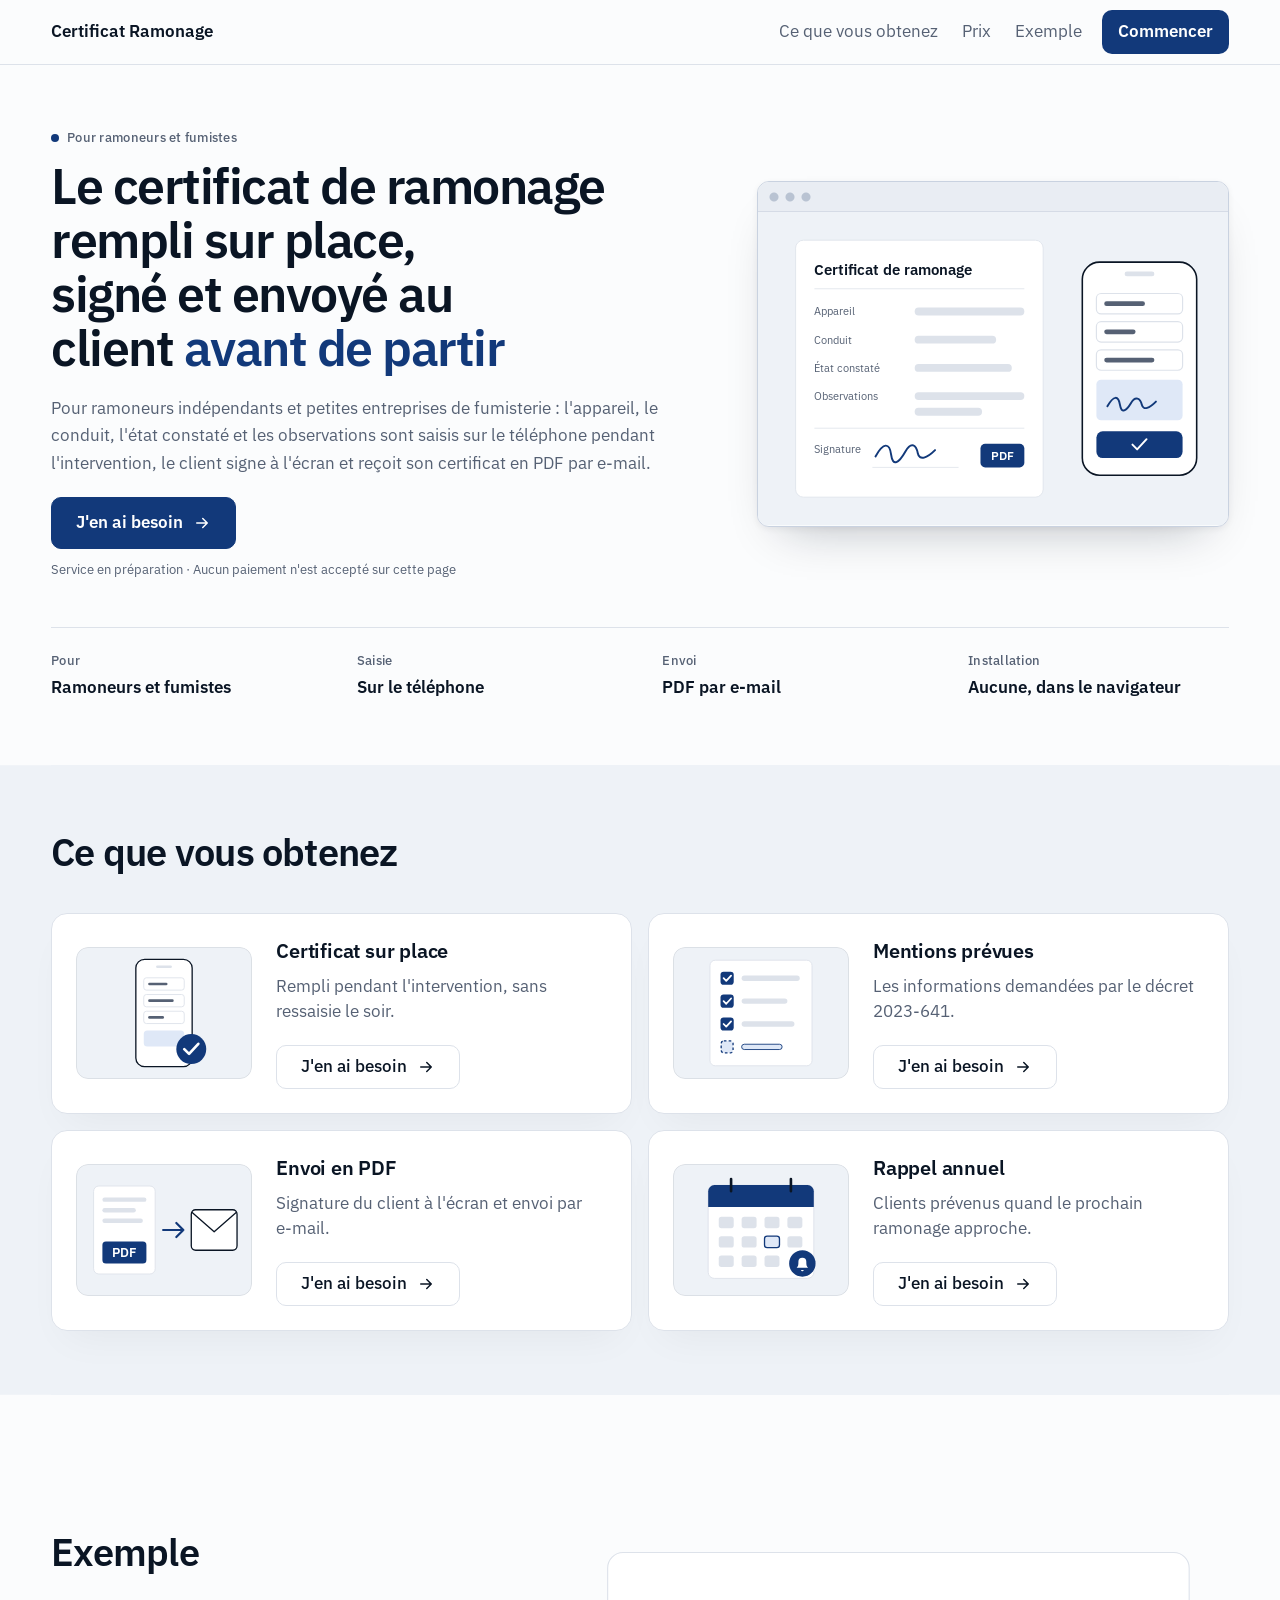
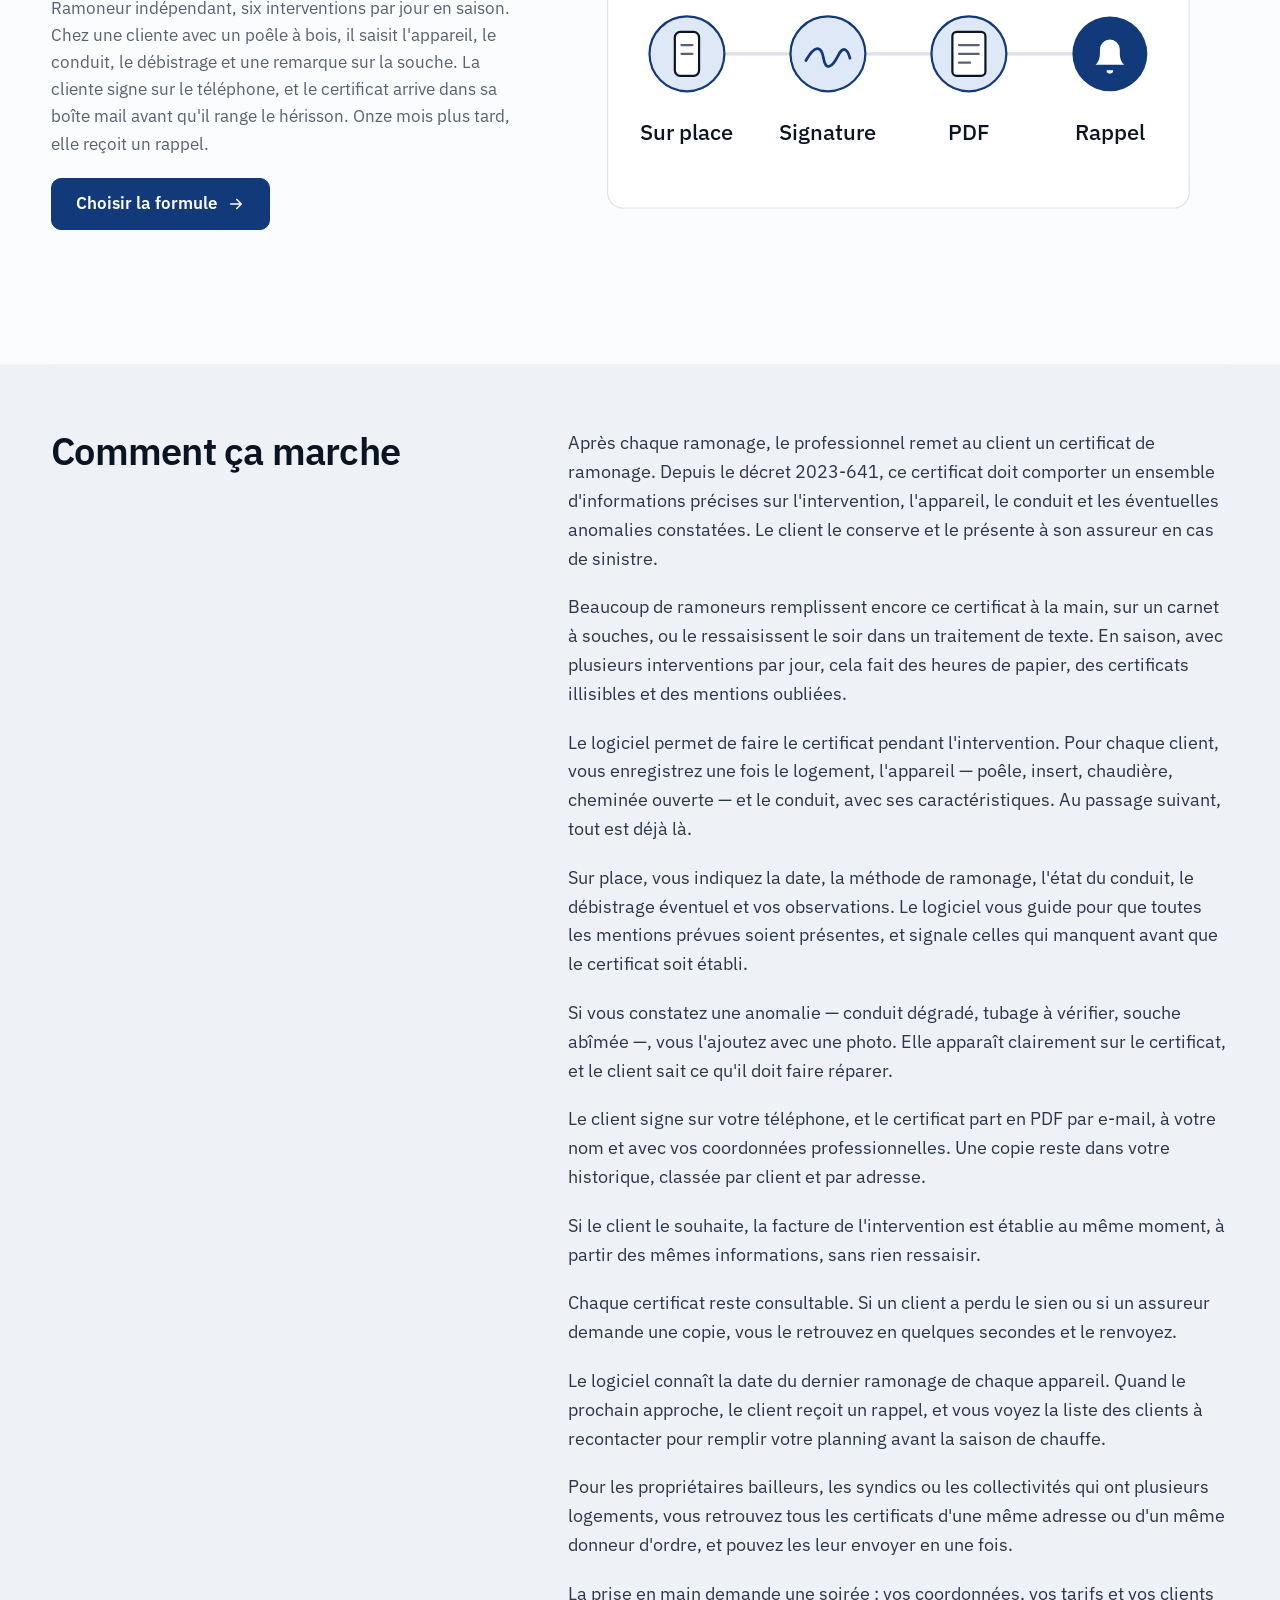
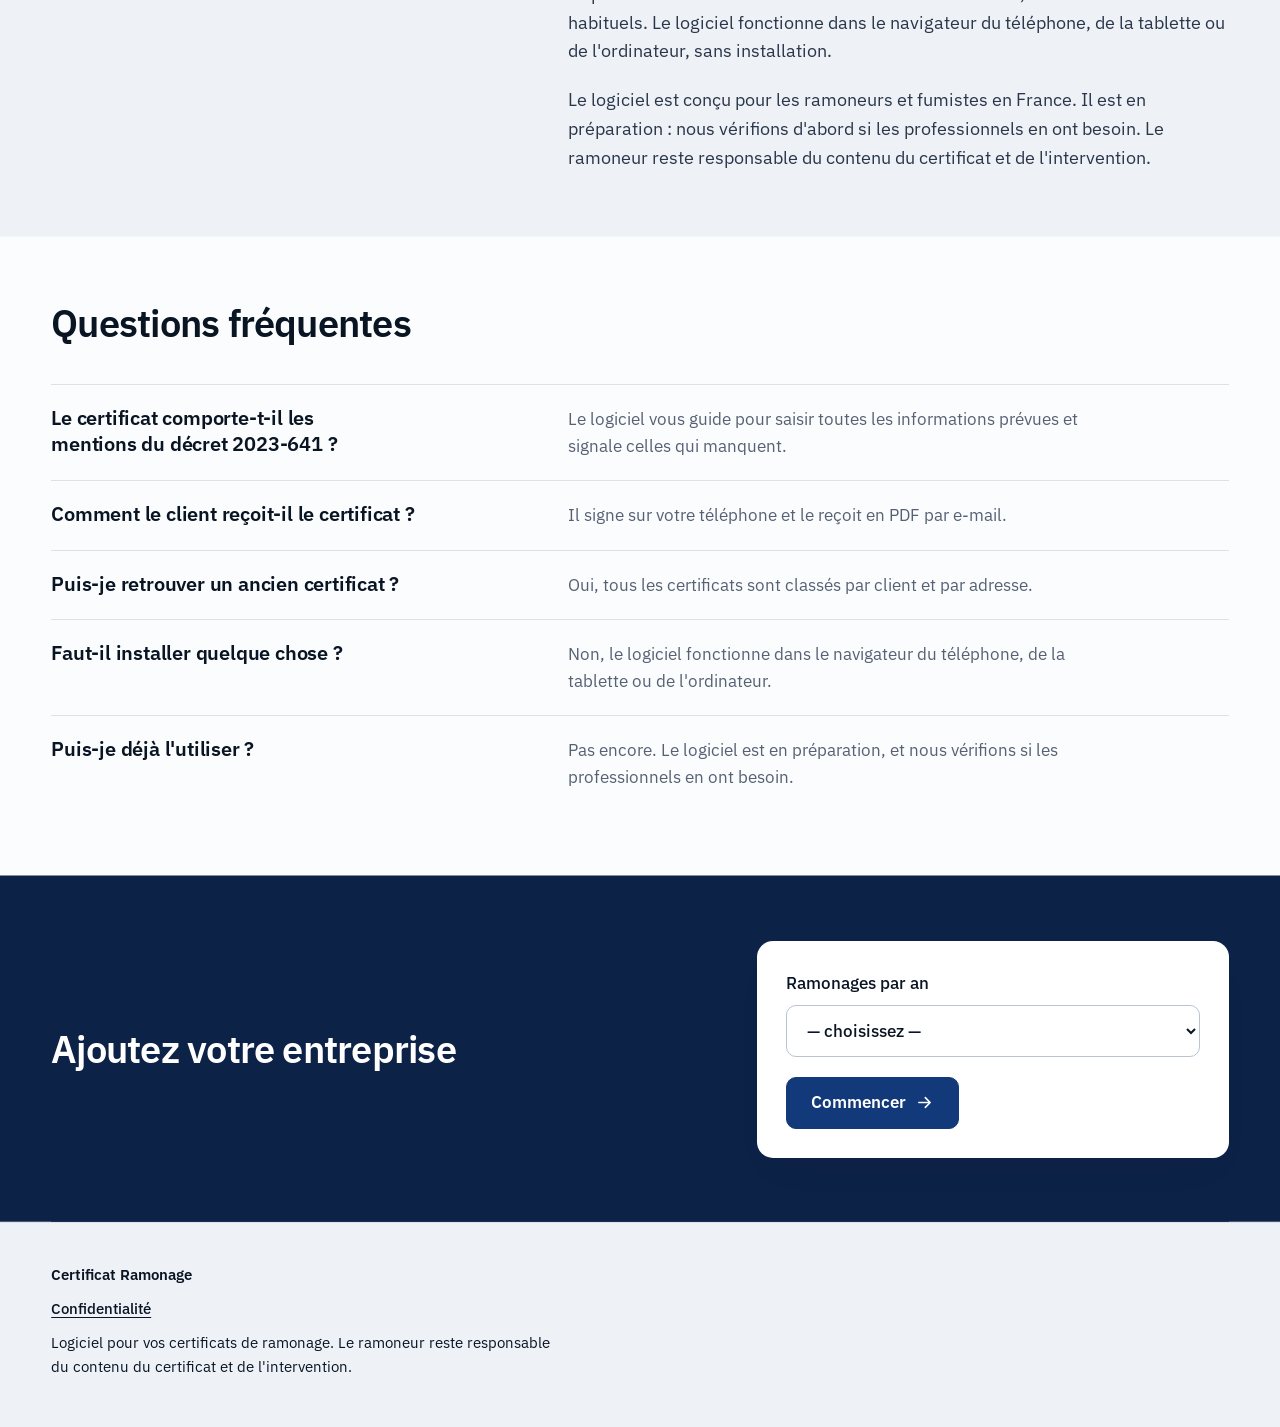
<file: index.html>
<!doctype html>
<html lang="fr-FR">
<head>
<meta charset="utf-8">
<!-- Google Tag Manager -->
<script>(function(w,d,s,l,i){w[l]=w[l]||[];w[l].push({'gtm.start':
new Date().getTime(),event:'gtm.js'});var f=d.getElementsByTagName(s)[0],
j=d.createElement(s),dl=l!='dataLayer'?'&l='+l:'';j.async=true;j.src=
'https://www.googletagmanager.com/gtm.js?id='+i+dl;f.parentNode.insertBefore(j,f);
})(window,document,'script','dataLayer','GTM-KV7PTPCV');</script>
<!-- End Google Tag Manager -->
<meta name="viewport" content="width=device-width,initial-scale=1">
<link rel="canonical" href="https://certiramonage.dokufile.com/">
<title>Certificat de ramonage sur place, envoyé en PDF au client</title>
<meta name="description" content="Pour ramoneurs : le certificat de ramonage rempli sur le téléphone, avec les mentions du décret 2023-641, signé et envoyé en PDF au client.">
<link rel="icon" href="favicon.svg">
<link rel="stylesheet" href="style.css">
<link rel="preconnect" href="https://fonts.googleapis.com">
<link rel="preconnect" href="https://fonts.gstatic.com" crossorigin>
<link rel="stylesheet" href="https://fonts.googleapis.com/css2?family=IBM+Plex+Sans:wght@400;500;600&display=swap">
<link rel="stylesheet" href="variant.css">
<script src="smoke.js" defer></script>
<!-- faq-jsonld:start -->
<script type="application/ld+json">
{
 "@context": "https://schema.org",
 "@type": "FAQPage",
 "mainEntity": [
  {
   "@type": "Question",
   "name": "Le certificat comporte-t-il les mentions du décret 2023-641 ?",
   "acceptedAnswer": {
    "@type": "Answer",
    "text": "Le logiciel vous guide pour saisir toutes les informations prévues et signale celles qui manquent."
   }
  },
  {
   "@type": "Question",
   "name": "Comment le client reçoit-il le certificat ?",
   "acceptedAnswer": {
    "@type": "Answer",
    "text": "Il signe sur votre téléphone et le reçoit en PDF par e-mail."
   }
  },
  {
   "@type": "Question",
   "name": "Puis-je retrouver un ancien certificat ?",
   "acceptedAnswer": {
    "@type": "Answer",
    "text": "Oui, tous les certificats sont classés par client et par adresse."
   }
  },
  {
   "@type": "Question",
   "name": "Faut-il installer quelque chose ?",
   "acceptedAnswer": {
    "@type": "Answer",
    "text": "Non, le logiciel fonctionne dans le navigateur du téléphone, de la tablette ou de l'ordinateur."
   }
  },
  {
   "@type": "Question",
   "name": "Puis-je déjà l'utiliser ?",
   "acceptedAnswer": {
    "@type": "Answer",
    "text": "Pas encore. Le logiciel est en préparation, et nous vérifions si les professionnels en ont besoin."
   }
  }
 ]
}
</script>
<!-- faq-jsonld:end -->
</head>
<body>
<!-- Google Tag Manager (noscript) -->
<noscript><iframe src="https://www.googletagmanager.com/ns.html?id=GTM-KV7PTPCV"
height="0" width="0" style="display:none;visibility:hidden"></iframe></noscript>
<!-- End Google Tag Manager (noscript) -->

<header><div class="shell">
  <a class="home" href="index.html" data-ev="click_logo_home">Certificat Ramonage</a>
  <nav aria-label="Navigation"><a href="#quoi" data-ev="click_nav_quoi">Ce que vous obtenez</a><a href="price.html" data-ev="click_nav_prix">Prix</a><a href="#exemple" data-ev="click_nav_exemple">Exemple</a><a href="#start" data-ev="click_nav_start">Commencer</a></nav>
</div></header>

<main class="shell">
  <section class="split">
    <div class="stack">
      <p class="meta rise"><span class="dot"></span> Pour ramoneurs et fumistes</p>
      <h1 class="rise" style="--i:1" data-len="long">Le certificat de ramonage rempli sur place, signé et envoyé au client <span class="soft">avant de partir</span></h1>
      <p class="rise" style="--i:2">Pour ramoneurs indépendants et petites entreprises de fumisterie : l'appareil, le conduit, l'état constaté et les observations sont saisis sur le téléphone pendant l'intervention, le client signe à l'écran et reçoit son certificat en PDF par e-mail.</p>
      <a class="button rise" style="--i:3" href="price.html" data-ev="cta_click">J'en ai besoin</a>
      <p class="meta rise" style="--i:4">Service en préparation · Aucun paiement n'est accepté sur cette page</p>
    </div>

    <figure class="window rise" style="--i:2"><svg class="shot" viewBox="0 0 600 400" xmlns="http://www.w3.org/2000/svg" aria-hidden="true" focusable="false" font-family="inherit">
      <rect width="600" height="400" fill="#eef2f7"/>
      <rect x="48" y="36" width="316" height="328" rx="10" fill="#fff" stroke="#dde2ea"/>
      <text x="72" y="80" font-size="19" font-weight="600" fill="#0a1524">Certificat de ramonage</text>
      <path d="M72 98h268" stroke="#dde2ea"/>
      <g font-size="14" fill="#566174">
        <text x="72" y="132">Appareil</text>
        <text x="72" y="168">Conduit</text>
        <text x="72" y="204">État constaté</text>
        <text x="72" y="240">Observations</text>
        <text x="72" y="308">Signature</text>
      </g>
      <g fill="#dde2ea">
        <rect x="200" y="122" width="140" height="10" rx="5"/>
        <rect x="200" y="158" width="104" height="10" rx="5"/>
        <rect x="200" y="194" width="124" height="10" rx="5"/>
        <rect x="200" y="230" width="140" height="10" rx="5"/>
        <rect x="200" y="250" width="86" height="10" rx="5"/>
      </g>
      <path d="M72 276h268" stroke="#dde2ea"/>
      <path d="M150 312c10-18 18-18 20-2s10 10 18-4 14-8 16 2 12 6 22-4" fill="none" stroke="#12397a" stroke-width="2.5" stroke-linecap="round"/>
      <path d="M146 326h110" stroke="#dde2ea"/>
      <rect x="284" y="296" width="56" height="30" rx="6" fill="#12397a"/>
      <text x="312" y="317" font-size="15" font-weight="600" fill="#fff" text-anchor="middle">PDF</text>
      <rect x="414" y="64" width="146" height="272" rx="22" fill="#fff" stroke="#0a1524" stroke-width="2"/>
      <rect x="468" y="76" width="38" height="6" rx="3" fill="#dde2ea"/>
      <g fill="none" stroke="#dde2ea" stroke-width="1.5">
        <rect x="432" y="104" width="110" height="26" rx="6"/>
        <rect x="432" y="140" width="110" height="26" rx="6"/>
        <rect x="432" y="176" width="110" height="26" rx="6"/>
      </g>
      <g fill="#566174">
        <rect x="442" y="114" width="52" height="6" rx="3"/>
        <rect x="442" y="150" width="40" height="6" rx="3"/>
        <rect x="442" y="186" width="64" height="6" rx="3"/>
      </g>
      <rect x="432" y="214" width="110" height="52" rx="6" fill="#dfe8f7"/>
      <path d="M446 248c8-14 14-14 16-2s8 8 14-2 12-6 14 2 10 4 18-4" fill="none" stroke="#12397a" stroke-width="2.5" stroke-linecap="round"/>
      <rect x="432" y="280" width="110" height="34" rx="8" fill="#12397a"/>
      <path d="M478 297l6 6 12-13" fill="none" stroke="#fff" stroke-width="2.5" stroke-linecap="round" stroke-linejoin="round"/>
    </svg></figure>
    <dl class="facts">
      <div><dt>Pour</dt><dd>Ramoneurs et fumistes</dd></div>
      <div><dt>Saisie</dt><dd>Sur le téléphone</dd></div>
      <div><dt>Envoi</dt><dd>PDF par e-mail</dd></div>
      <div><dt>Installation</dt><dd>Aucune, dans le navigateur</dd></div>
    </dl>
  </section>

  <section id="quoi" data-view="features_view">
    <div class="stack"><h2>Ce que vous obtenez</h2></div>
    <div class="bento">
      <article class="tile stack wide reveal">
        <div class="art"><svg viewBox="0 0 400 300" xmlns="http://www.w3.org/2000/svg" aria-hidden="true" focusable="false">
          <rect width="400" height="300" fill="#eef2f7"/>
          <rect x="136" y="28" width="128" height="244" rx="20" fill="#fff" stroke="#0a1524" stroke-width="3"/>
          <rect x="182" y="42" width="36" height="6" rx="3" fill="#dde2ea"/>
          <g fill="none" stroke="#dde2ea" stroke-width="2">
            <rect x="154" y="70" width="92" height="28" rx="6"/>
            <rect x="154" y="108" width="92" height="28" rx="6"/>
            <rect x="154" y="146" width="92" height="28" rx="6"/>
          </g>
          <g fill="#566174">
            <rect x="164" y="81" width="44" height="6" rx="3"/>
            <rect x="164" y="119" width="58" height="6" rx="3"/>
            <rect x="164" y="157" width="36" height="6" rx="3"/>
          </g>
          <rect x="154" y="190" width="92" height="36" rx="8" fill="#dfe8f7"/>
          <circle cx="262" cy="232" r="34" fill="#12397a"/>
          <path d="M246 232l11 11 21-23" fill="none" stroke="#fff" stroke-width="6" stroke-linecap="round" stroke-linejoin="round"/>
        </svg></div>
        <h3>Certificat sur place</h3><p>Rempli pendant l'intervention, sans ressaisie le soir.</p>
        <a class="button quiet" href="price.html" data-ev="feature_certificat">J'en ai besoin</a>
      </article>
      <article class="tile stack reveal">
        <div class="art"><svg viewBox="0 0 400 300" xmlns="http://www.w3.org/2000/svg" aria-hidden="true" focusable="false">
          <rect width="400" height="300" fill="#eef2f7"/>
          <rect x="84" y="30" width="232" height="240" rx="12" fill="#fff" stroke="#dde2ea" stroke-width="2"/>
          <g fill="#12397a">
            <rect x="108" y="56" width="30" height="30" rx="7"/>
            <rect x="108" y="108" width="30" height="30" rx="7"/>
            <rect x="108" y="160" width="30" height="30" rx="7"/>
          </g>
          <g fill="none" stroke="#fff" stroke-width="4" stroke-linecap="round" stroke-linejoin="round">
            <path d="M115 71l6 6 11-12"/>
            <path d="M115 123l6 6 11-12"/>
            <path d="M115 175l6 6 11-12"/>
          </g>
          <rect x="109.500" y="213.500" width="27" height="27" rx="6" fill="#dfe8f7" stroke="#12397a" stroke-width="3" stroke-dasharray="6 5"/>
          <g fill="#dde2ea">
            <rect x="156" y="65" width="132" height="12" rx="6"/>
            <rect x="156" y="117" width="104" height="12" rx="6"/>
            <rect x="156" y="169" width="120" height="12" rx="6"/>
          </g>
          <rect x="156" y="221" width="92" height="12" rx="6" fill="#dfe8f7" stroke="#12397a" stroke-width="2"/>
        </svg></div>
        <h3>Mentions prévues</h3><p>Les informations demandées par le décret 2023-641.</p>
        <a class="button quiet" href="price.html" data-ev="feature_mentions">J'en ai besoin</a>
      </article>
      <article class="tile stack reveal">
        <div class="art"><svg viewBox="0 0 400 300" xmlns="http://www.w3.org/2000/svg" aria-hidden="true" focusable="false" font-family="inherit">
          <rect width="400" height="300" fill="#eef2f7"/>
          <rect x="40" y="50" width="140" height="200" rx="12" fill="#fff" stroke="#dde2ea" stroke-width="2"/>
          <g fill="#dde2ea">
            <rect x="60" y="76" width="100" height="10" rx="5"/>
            <rect x="60" y="100" width="76" height="10" rx="5"/>
            <rect x="60" y="124" width="92" height="10" rx="5"/>
          </g>
          <rect x="60" y="176" width="100" height="50" rx="8" fill="#12397a"/>
          <text x="110" y="212" font-size="30" font-weight="600" fill="#fff" text-anchor="middle">PDF</text>
          <path d="M198 150h46m-16-16 16 16-16 16" fill="none" stroke="#12397a" stroke-width="5" stroke-linecap="round" stroke-linejoin="round"/>
          <rect x="262" y="104" width="104" height="92" rx="10" fill="#fff" stroke="#0a1524" stroke-width="3"/>
          <path d="M264 110l50 44 50-44" fill="none" stroke="#0a1524" stroke-width="3" stroke-linecap="round" stroke-linejoin="round"/>
        </svg></div>
        <h3>Envoi en PDF</h3><p>Signature du client à l'écran et envoi par e-mail.</p>
        <a class="button quiet" href="price.html" data-ev="feature_envoi">J'en ai besoin</a>
      </article>
      <article class="tile stack wide reveal">
        <div class="art"><svg viewBox="0 0 400 300" xmlns="http://www.w3.org/2000/svg" aria-hidden="true" focusable="false">
          <rect width="400" height="300" fill="#eef2f7"/>
          <rect x="80" y="48" width="240" height="212" rx="14" fill="#fff" stroke="#dde2ea" stroke-width="2"/>
          <path d="M80 62a14 14 0 0 1 14-14h212a14 14 0 0 1 14 14v36H80z" fill="#12397a"/>
          <path d="M132 34v28m136-28v28" stroke="#0a1524" stroke-width="6" stroke-linecap="round"/>
          <g fill="#dde2ea">
            <rect x="104" y="120" width="34" height="26" rx="6"/><rect x="156" y="120" width="34" height="26" rx="6"/><rect x="208" y="120" width="34" height="26" rx="6"/><rect x="260" y="120" width="34" height="26" rx="6"/>
            <rect x="104" y="164" width="34" height="26" rx="6"/><rect x="156" y="164" width="34" height="26" rx="6"/><rect x="260" y="164" width="34" height="26" rx="6"/>
            <rect x="104" y="208" width="34" height="26" rx="6"/><rect x="156" y="208" width="34" height="26" rx="6"/><rect x="208" y="208" width="34" height="26" rx="6"/>
          </g>
          <rect x="208" y="164" width="34" height="26" rx="6" fill="#dfe8f7" stroke="#12397a" stroke-width="3"/>
          <circle cx="294" cy="226" r="30" fill="#12397a"/>
          <path d="M281 236h26c-4-4-4-8-4-14a9 9 0 0 0-18 0c0 6 0 10-4 14zm10 5a3 3 0 0 0 6 0" fill="#fff"/>
        </svg></div>
        <h3>Rappel annuel</h3><p>Clients prévenus quand le prochain ramonage approche.</p>
        <a class="button quiet" href="price.html" data-ev="feature_rappel">J'en ai besoin</a>
      </article>
    </div>
  </section>

  <section id="exemple" class="split flip" data-view="example_view">
    <div class="stack">
      <h2>Exemple</h2>
      <p>Ramoneur indépendant, six interventions par jour en saison. Chez une cliente avec un poêle à bois, il saisit l'appareil, le conduit, le débistrage et une remarque sur la souche. La cliente signe sur le téléphone, et le certificat arrive dans sa boîte mail avant qu'il range le hérisson. Onze mois plus tard, elle reçoit un rappel.</p>
      <a class="button" href="price.html" data-ev="click_cta_after_example">Choisir la formule</a>
    </div>
    <svg class="shot reveal" viewBox="0 0 600 400" xmlns="http://www.w3.org/2000/svg" aria-hidden="true" focusable="false" font-family="inherit">
      <rect width="600" height="400" fill="#eef2f7"/>
      <rect x="36" y="84" width="528" height="232" rx="14" fill="#fff" stroke="#dde2ea"/>
      <path d="M108 176h384" stroke="#dde2ea" stroke-width="3"/>
      <g fill="#dfe8f7" stroke="#12397a" stroke-width="2">
        <circle cx="108" cy="176" r="34"/>
        <circle cx="236" cy="176" r="34"/>
        <circle cx="364" cy="176" r="34"/>
      </g>
      <circle cx="492" cy="176" r="34" fill="#12397a"/>
      <rect x="97" y="156" width="22" height="40" rx="5" fill="#fff" stroke="#0a1524" stroke-width="2"/>
      <path d="M103 168h10m-10 8h10" stroke="#566174" stroke-width="2" stroke-linecap="round"/>
      <path d="M216 182c8-14 14-14 16-2s8 8 13-2 9-6 11 2" fill="none" stroke="#12397a" stroke-width="2.5" stroke-linecap="round"/>
      <rect x="349" y="156" width="30" height="40" rx="4" fill="#fff" stroke="#0a1524" stroke-width="2"/>
      <path d="M355 168h18m-18 8h18m-18 8h10" stroke="#566174" stroke-width="2" stroke-linecap="round"/>
      <path d="M479 186h26c-4-4-4-8-4-14a9 9 0 0 0-18 0c0 6 0 10-4 14zm10 5a3 3 0 0 0 6 0" fill="#fff"/>
      <g font-size="20" font-weight="500" fill="#0a1524" text-anchor="middle">
        <text x="108" y="254">Sur place</text>
        <text x="236" y="254">Signature</text>
        <text x="364" y="254">PDF</text>
        <text x="492" y="254">Rappel</text>
      </g>
    </svg>
  </section>
<!-- seo-tekst:start -->
  <section id="opis" class="split flip">
    <div class="stack"><h2>Comment ça marche</h2></div>
    <div class="stack">
      <p>Après chaque ramonage, le professionnel remet au client un certificat de ramonage. Depuis le décret 2023-641, ce certificat doit comporter un ensemble d'informations précises sur l'intervention, l'appareil, le conduit et les éventuelles anomalies constatées. Le client le conserve et le présente à son assureur en cas de sinistre.</p>
      <p>Beaucoup de ramoneurs remplissent encore ce certificat à la main, sur un carnet à souches, ou le ressaisissent le soir dans un traitement de texte. En saison, avec plusieurs interventions par jour, cela fait des heures de papier, des certificats illisibles et des mentions oubliées.</p>
      <p>Le logiciel permet de faire le certificat pendant l'intervention. Pour chaque client, vous enregistrez une fois le logement, l'appareil — poêle, insert, chaudière, cheminée ouverte — et le conduit, avec ses caractéristiques. Au passage suivant, tout est déjà là.</p>
      <p>Sur place, vous indiquez la date, la méthode de ramonage, l'état du conduit, le débistrage éventuel et vos observations. Le logiciel vous guide pour que toutes les mentions prévues soient présentes, et signale celles qui manquent avant que le certificat soit établi.</p>
      <p>Si vous constatez une anomalie — conduit dégradé, tubage à vérifier, souche abîmée —, vous l'ajoutez avec une photo. Elle apparaît clairement sur le certificat, et le client sait ce qu'il doit faire réparer.</p>
      <p>Le client signe sur votre téléphone, et le certificat part en PDF par e-mail, à votre nom et avec vos coordonnées professionnelles. Une copie reste dans votre historique, classée par client et par adresse.</p>
      <p>Si le client le souhaite, la facture de l'intervention est établie au même moment, à partir des mêmes informations, sans rien ressaisir.</p>
      <p>Chaque certificat reste consultable. Si un client a perdu le sien ou si un assureur demande une copie, vous le retrouvez en quelques secondes et le renvoyez.</p>
      <p>Le logiciel connaît la date du dernier ramonage de chaque appareil. Quand le prochain approche, le client reçoit un rappel, et vous voyez la liste des clients à recontacter pour remplir votre planning avant la saison de chauffe.</p>
      <p>Pour les propriétaires bailleurs, les syndics ou les collectivités qui ont plusieurs logements, vous retrouvez tous les certificats d'une même adresse ou d'un même donneur d'ordre, et pouvez les leur envoyer en une fois.</p>
      <p>La prise en main demande une soirée : vos coordonnées, vos tarifs et vos clients habituels. Le logiciel fonctionne dans le navigateur du téléphone, de la tablette ou de l'ordinateur, sans installation.</p>
      <p>Le logiciel est conçu pour les ramoneurs et fumistes en France. Il est en préparation : nous vérifions d'abord si les professionnels en ont besoin. Le ramoneur reste responsable du contenu du certificat et de l'intervention.</p>
    </div>
  </section>
  <section id="faq">
    <div class="stack"><h2>Questions fréquentes</h2></div>
    <div class="rows">
      <div class="split flip"><h3>Le certificat comporte-t-il les mentions du décret 2023-641 ?</h3><p>Le logiciel vous guide pour saisir toutes les informations prévues et signale celles qui manquent.</p></div>
      <div class="split flip"><h3>Comment le client reçoit-il le certificat ?</h3><p>Il signe sur votre téléphone et le reçoit en PDF par e-mail.</p></div>
      <div class="split flip"><h3>Puis-je retrouver un ancien certificat ?</h3><p>Oui, tous les certificats sont classés par client et par adresse.</p></div>
      <div class="split flip"><h3>Faut-il installer quelque chose ?</h3><p>Non, le logiciel fonctionne dans le navigateur du téléphone, de la tablette ou de l'ordinateur.</p></div>
      <div class="split flip"><h3>Puis-je déjà l'utiliser ?</h3><p>Pas encore. Le logiciel est en préparation, et nous vérifions si les professionnels en ont besoin.</p></div>
    </div>
  </section>
<!-- seo-tekst:end -->
  <section id="start" class="split" data-view="start_view">
    <div class="stack">
      <h2>Ajoutez votre entreprise</h2>
    </div>
    <div class="tile stack">
      <label>Ramonages par an<select data-ev-focus="form_start"><option value="">— choisissez —</option><option>Moins de 300</option><option>300–800</option><option>800–1500</option><option>Plus de 1500</option></select></label>
      <a class="button" href="price.html" data-ev="form_submit_click">Commencer</a>
    </div>
  </section>
</main>

<footer><div class="shell">
  <p><b>Certificat Ramonage</b></p>
  <p><a href="privacy.html" data-ev="click_legal_privacy">Confidentialité</a></p>
  <p>Logiciel pour vos certificats de ramonage. Le ramoneur reste responsable du contenu du certificat et de l'intervention.</p>
</div></footer>

</body>
</html>
</file>
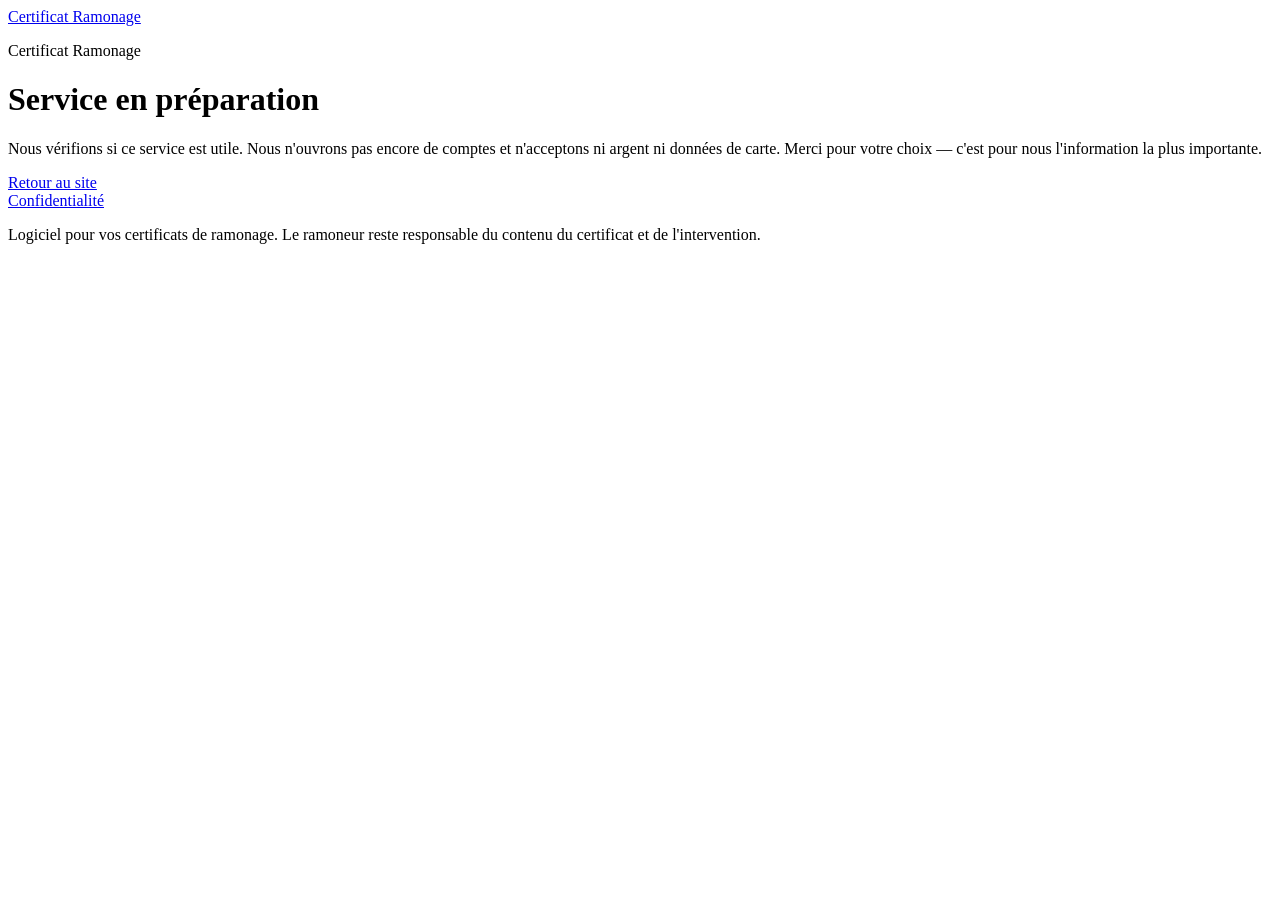
<file: pay.html>
<!doctype html>
<html lang="fr-FR">
<head>
<meta charset="utf-8">
<!-- Google Tag Manager -->
<script>(function(w,d,s,l,i){w[l]=w[l]||[];w[l].push({'gtm.start':
new Date().getTime(),event:'gtm.js'});var f=d.getElementsByTagName(s)[0],
j=d.createElement(s),dl=l!='dataLayer'?'&l='+l:'';j.async=true;j.src=
'https://www.googletagmanager.com/gtm.js?id='+i+dl;f.parentNode.insertBefore(j,f);
})(window,document,'script','dataLayer','GTM-KV7PTPCV');</script>
<!-- End Google Tag Manager -->
<meta name="viewport" content="width=device-width,initial-scale=1">
<link rel="canonical" href="https://certiramonage.dokufile.com/pay.html">
<title>Certificat Ramonage — paiement pas encore possible</title>
<meta name="robots" content="noindex,nofollow">
<link rel="icon" href="favicon.svg">
<link rel="stylesheet" href="style.css">
<script src="smoke.js" defer></script>
</head>
<body data-page="pay">
<!-- Google Tag Manager (noscript) -->
<noscript><iframe src="https://www.googletagmanager.com/ns.html?id=GTM-KV7PTPCV"
height="0" width="0" style="display:none;visibility:hidden"></iframe></noscript>
<!-- End Google Tag Manager (noscript) -->
<header class="site"><div class="wrap bar">
  <a class="brand" href="index.html" data-ev="click_logo_home"><span class="mark"></span>Certificat Ramonage</a>
</div></header>
<main class="page"><div class="wrap narrow center">
  <p class="eyebrow">Certificat Ramonage</p>
  <h1>Service en préparation</h1>
  <p class="lead">Nous vérifions si ce service est utile. Nous n'ouvrons pas encore de comptes et n'acceptons ni argent ni données de carte. Merci pour votre choix — c'est pour nous l'information la plus importante.</p>
  <p class="note" data-show="plan" hidden>Votre choix d'offre a été compté de façon anonyme, sans vos données.</p>
  <p class="note" data-show="feature" hidden>Votre choix de fonction a été compté de façon anonyme, sans vos données.</p>
  <p class="note" data-show="intent" hidden>Votre demande a été comptée de façon anonyme, sans vos données ni documents.</p>
  <div class="actions"><a class="btn primary" href="index.html" data-ev="click_back">Retour au site</a></div>
  <p class="note" data-show="sent" hidden>Merci — nous vous écrirons une seule fois, au lancement du service.</p>
  <div id="email-box" class="card" style="margin:44px auto 0;max-width:560px;text-align:left"><h2>Avis de lancement</h2><p>Si vous le souhaitez, laissez votre adresse e-mail — nous enverrons un seul message au lancement du service. Le champ est facultatif.</p><div data-form-slot></div><p class="note" style="margin:6px 0 0"><a href="privacy.html" data-ev="click_legal_privacy">Confidentialité</a></p></div>
</div></main>
<footer class="site-foot"><div class="wrap">
  <p style="margin:0"><a href="privacy.html" data-ev="click_legal_privacy">Confidentialité</a></p>
  <p class="muted">Logiciel pour vos certificats de ramonage. Le ramoneur reste responsable du contenu du certificat et de l'intervention.</p>
</div></footer>
</body>
</html>
</file>
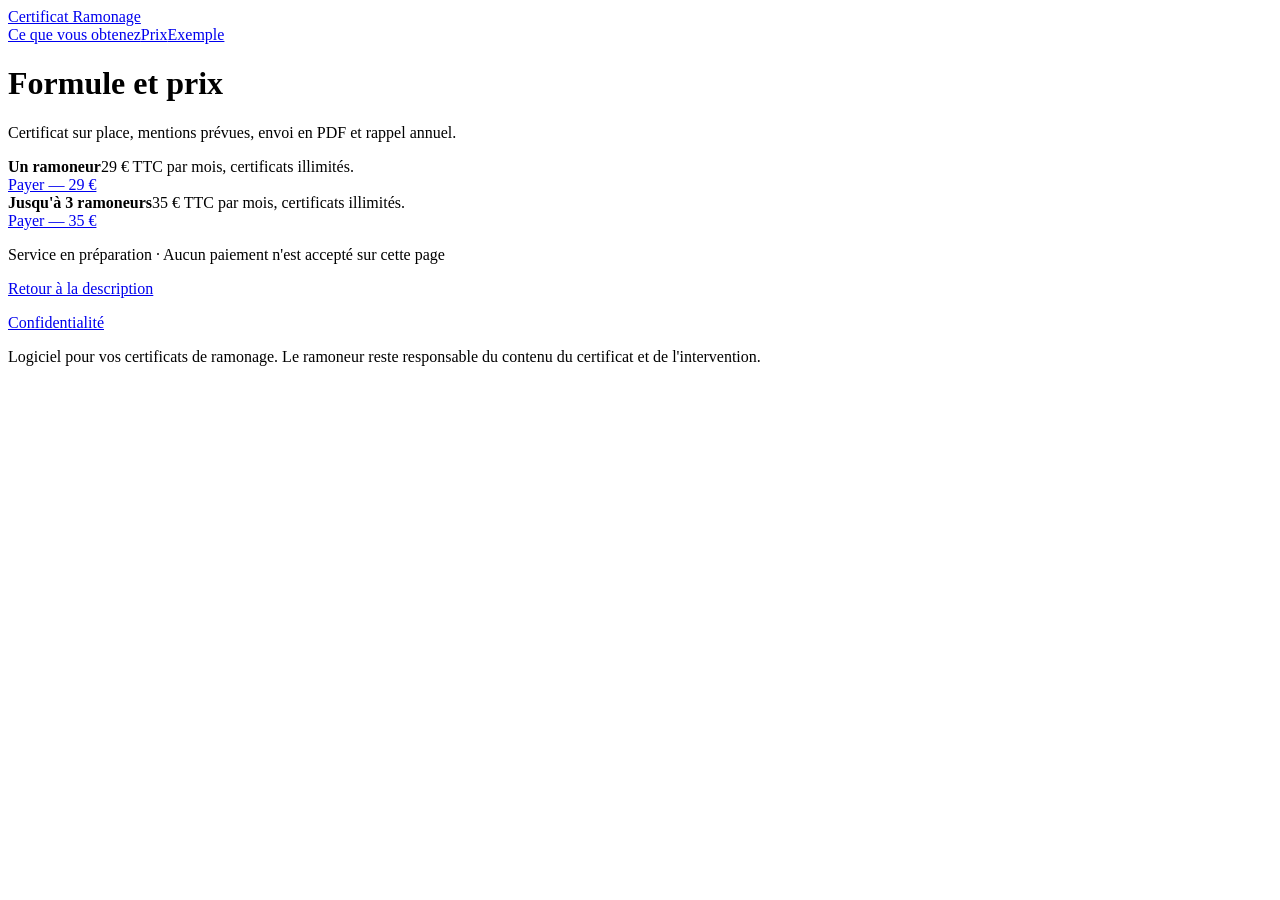
<file: price.html>
<!doctype html>
<html lang="fr-FR">
<head>
<meta charset="utf-8">
<!-- Google Tag Manager -->
<script>(function(w,d,s,l,i){w[l]=w[l]||[];w[l].push({'gtm.start':
new Date().getTime(),event:'gtm.js'});var f=d.getElementsByTagName(s)[0],
j=d.createElement(s),dl=l!='dataLayer'?'&l='+l:'';j.async=true;j.src=
'https://www.googletagmanager.com/gtm.js?id='+i+dl;f.parentNode.insertBefore(j,f);
})(window,document,'script','dataLayer','GTM-KV7PTPCV');</script>
<!-- End Google Tag Manager -->
<meta name="viewport" content="width=device-width,initial-scale=1">
<link rel="canonical" href="https://certiramonage.dokufile.com/price.html">
<title>Prix — certificat de ramonage sur place</title>
<meta name="description" content="Prix mensuel du certificat de ramonage établi sur place et envoyé en PDF, pour ramoneurs et fumistes.">
<link rel="icon" href="favicon.svg">
<link rel="stylesheet" href="style.css">
<script src="smoke.js" defer></script>
<script>
  /* Page des prix ouverte — price_view via smoke.js (window.smokeTrack). */
  document.addEventListener("DOMContentLoaded", function () { if (window.smokeTrack) window.smokeTrack("price_view"); });
</script>
</head>
<body data-page="price">
<!-- Google Tag Manager (noscript) -->
<noscript><iframe src="https://www.googletagmanager.com/ns.html?id=GTM-KV7PTPCV"
height="0" width="0" style="display:none;visibility:hidden"></iframe></noscript>
<!-- End Google Tag Manager (noscript) -->

<header><div class="wrap">
  <div class="logo"><a href="index.html" data-ev="click_logo_home">Certificat Ramonage</a></div>
  <nav class="top"><a href="index.html#quoi" data-ev="click_nav_quoi">Ce que vous obtenez</a><a href="price.html" data-ev="click_nav_prix">Prix</a><a href="index.html#exemple" data-ev="click_nav_exemple">Exemple</a></nav>
</div></header>

<div class="wrap">
  <div class="hero">
    <h1>Formule et prix</h1>
    <p class="sub">Certificat sur place, mentions prévues, envoi en PDF et rappel annuel.</p>
  </div>

  <section id="prix">
    <div class="grid">
      <div class="card"><b>Un ramoneur</b><span>29 € TTC par mois, certificats illimités.</span><br><a class="btn" href="pay.html?plan=solo" data-ev="payment_click click_pay_solo">Payer — 29 €</a></div>
      <div class="card"><b>Jusqu'à 3 ramoneurs</b><span>35 € TTC par mois, certificats illimités.</span><br><a class="btn" href="pay.html?plan=equipe" data-ev="payment_click click_pay_equipe">Payer — 35 €</a></div>
    </div>
    <p class="cta-note">Service en préparation · Aucun paiement n'est accepté sur cette page</p>
    <div class="actions"><a class="btn" href="index.html" data-ev="click_back">Retour à la description</a></div>
  </section>
</div>

<footer><div class="wrap">
  <p><a href="privacy.html" data-ev="click_legal_privacy">Confidentialité</a></p>
  <p class="muted">Logiciel pour vos certificats de ramonage. Le ramoneur reste responsable du contenu du certificat et de l'intervention.</p>
</div></footer>

</body>
</html>
</file>
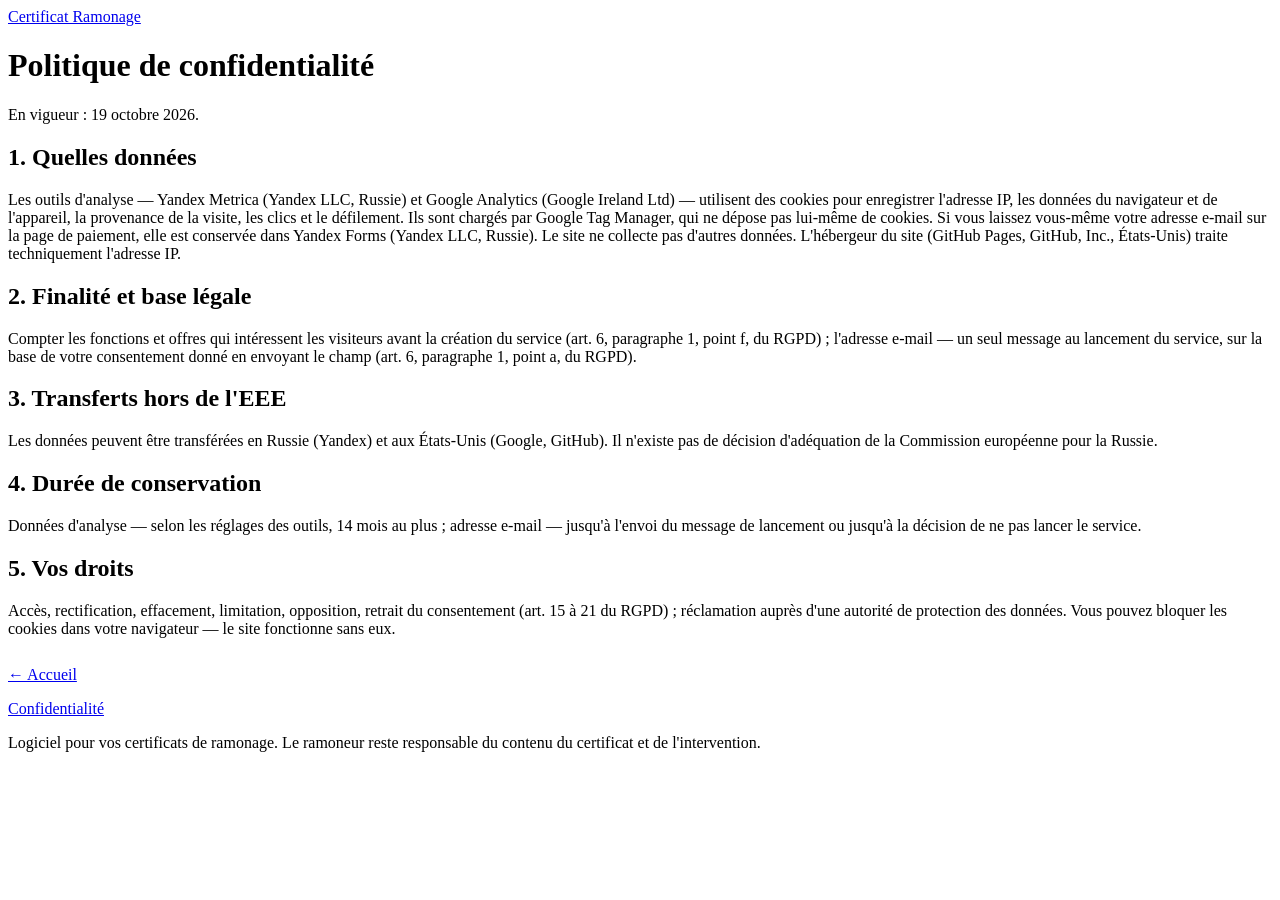
<file: privacy.html>
<!doctype html>
<html lang="fr-FR">
<head>
<meta charset="utf-8">
<!-- Google Tag Manager -->
<script>(function(w,d,s,l,i){w[l]=w[l]||[];w[l].push({'gtm.start':
new Date().getTime(),event:'gtm.js'});var f=d.getElementsByTagName(s)[0],
j=d.createElement(s),dl=l!='dataLayer'?'&l='+l:'';j.async=true;j.src=
'https://www.googletagmanager.com/gtm.js?id='+i+dl;f.parentNode.insertBefore(j,f);
})(window,document,'script','dataLayer','GTM-KV7PTPCV');</script>
<!-- End Google Tag Manager -->
<meta name="viewport" content="width=device-width,initial-scale=1">
<link rel="canonical" href="https://certiramonage.dokufile.com/privacy.html">
<title>Certificat Ramonage — Politique de confidentialité</title>
<meta name="description" content="Certificat Ramonage : quelles données le site collecte, pourquoi, où elles vont, leur durée de conservation et vos droits.">
<link rel="icon" href="favicon.svg">
<link rel="stylesheet" href="style.css">
<script src="smoke.js" defer></script>
</head>
<body>
<!-- Google Tag Manager (noscript) -->
<noscript><iframe src="https://www.googletagmanager.com/ns.html?id=GTM-KV7PTPCV"
height="0" width="0" style="display:none;visibility:hidden"></iframe></noscript>
<!-- End Google Tag Manager (noscript) -->
<header class="site"><div class="wrap bar">
  <a class="brand" href="index.html" data-ev="click_logo_home"><span class="mark"></span>Certificat Ramonage</a>
</div></header>
<main class="page"><div class="wrap narrow doc">
  <h1>Politique de confidentialité</h1>
  <p class="lead">En vigueur : 19 octobre 2026.</p>
  <h2>1. Quelles données</h2>
  <p>Les outils d'analyse — Yandex Metrica (Yandex LLC, Russie) et Google Analytics (Google Ireland Ltd) — utilisent des cookies pour enregistrer l'adresse IP, les données du navigateur et de l'appareil, la provenance de la visite, les clics et le défilement. Ils sont chargés par Google Tag Manager, qui ne dépose pas lui-même de cookies. Si vous laissez vous-même votre adresse e-mail sur la page de paiement, elle est conservée dans Yandex Forms (Yandex LLC, Russie). Le site ne collecte pas d'autres données. L'hébergeur du site (GitHub Pages, GitHub, Inc., États-Unis) traite techniquement l'adresse IP.</p>
  <h2>2. Finalité et base légale</h2>
  <p>Compter les fonctions et offres qui intéressent les visiteurs avant la création du service (art. 6, paragraphe 1, point f, du RGPD) ; l'adresse e-mail — un seul message au lancement du service, sur la base de votre consentement donné en envoyant le champ (art. 6, paragraphe 1, point a, du RGPD).</p>
  <h2>3. Transferts hors de l'EEE</h2>
  <p>Les données peuvent être transférées en Russie (Yandex) et aux États-Unis (Google, GitHub). Il n'existe pas de décision d'adéquation de la Commission européenne pour la Russie.</p>
  <h2>4. Durée de conservation</h2>
  <p>Données d'analyse — selon les réglages des outils, 14 mois au plus ; adresse e-mail — jusqu'à l'envoi du message de lancement ou jusqu'à la décision de ne pas lancer le service.</p>
  <h2>5. Vos droits</h2>
  <p>Accès, rectification, effacement, limitation, opposition, retrait du consentement (art. 15 à 21 du RGPD) ; réclamation auprès d'une autorité de protection des données. Vous pouvez bloquer les cookies dans votre navigateur — le site fonctionne sans eux.</p>
  <p style="margin-top:28px"><a href="index.html" data-ev="click_legal_back">&larr; Accueil</a></p>
</div></main>
<footer class="site-foot"><div class="wrap">
  <p style="margin:0"><a href="privacy.html" data-ev="click_legal_privacy">Confidentialité</a></p>
  <p class="muted">Logiciel pour vos certificats de ramonage. Le ramoneur reste responsable du contenu du certificat et de l'intervention.</p>
</div></footer>
</body>
</html>
</file>
<file: style.css>
/* Общая база смоков (СМ-23): стиль — один на все смоки, правит «Смоки» в super-romeo/smoki-base. */
@import url("https://super-romeo.github.io/smoki-base/v1/style.css");
</file>
<file: variant.css>
/* Final sample v12 — one layer (СМ-45): tokens in :root, then general rules.
   Owner's ten choices: layout 17 · IBM Plex Sans · navy palette · background 06 (grey bands, dark form band) ·
   shape 02 (medium radius) · cards 05 (2×2, picture on the side) · hero 07 (picture in a window frame) ·
   density 02 (compact) · header 07 (button in header, light-grey footer) · motion 04 (load cascade only).
   Four commands on top: polish (whole) · emil-design-eng (interaction layer, no image placeholder colour) ·
   mobile-native (safe areas, footer press) · typeset (measure, leading and tracking per role, fallback face). */

/* fallback with Plex metrics: the swap from Segoe UI / Arial does not reflow lines */
@font-face { font-family: "Plex Fallback"; src: local("Segoe UI"), local("Arial"); size-adjust: 101.7%; ascent-override: 100.8%; descent-override: 27%; line-gap-override: 0%; }

:root {
  /* colour — one blue accent; white text on it passes AA */
  --canvas: #fbfcfd;
  --surface: #ffffff;
  --ink: #0a1524;
  --steel: #566174;
  --line: #dde2ea;
  --line-strong: #b9c3d2;
  --accent: #12397a;
  --accent-hover: #0d2247;              /* the dark band colour, no new hue */
  --accent-wash: #dfe8f7;
  --focus: #2f6fd6;
  --band-grey: #eef2f7;
  --band-dark: #0d2247;
  --shadow: 0 20px 40px -15px rgba(0, 0, 0, .05);
  /* type — one family; the larger the type, the tighter tracking and leading */
  --font-sans: "IBM Plex Sans", "Plex Fallback", "Segoe UI", system-ui, sans-serif;
  --text-display: clamp(2.25rem, 5vw, 3.75rem);
  --text-h2: clamp(1.75rem, 3vw, 2.5rem);
  --text-h3: 1.25rem;
  --text-body: 1.0625rem;
  --text-meta: .8125rem;
  --tracking-display: -.03em;
  --tracking: -.02em;
  --tracking-h3: -.01em;
  --leading-display: 1.08;
  --leading-tight: 1.15;
  --leading-h3: 1.3;
  --leading-body: 1.6;                  /* 1.55 on phones */
  --leading-snug: 1.5;                  /* short measure in cards */
  --measure: 56ch;                      /* about 70 characters of Plex per line */
  --measure-lead: 41.5rem;               /* hero lead keeps two lines at 1280; rem, because ch on an animated element can resolve against the fallback face */
  /* space, shape */
  --max: 1400px;
  --gutter: clamp(1rem, 4vw, 4rem);
  --section: 4rem;                      /* 3rem on phones */
  --gap: clamp(1.5rem, 3.5vw, 3.5rem);
  --head-gap: clamp(1.75rem, 3vw, 2.5rem);
  --pad-card: 1.75rem;                  /* 1.5rem on phones */
  --radius-card: 1rem;
  --radius-inner: .75rem;
  --radius-control: .625rem;            /* fields, buttons, header links */
  --header-h: 65px;                     /* sticky header with its border; 57px on phones */
  /* motion — UI feedback under 300ms */
  --ease-out: cubic-bezier(.23, 1, .32, 1);
  --dur: .15s;                          /* hover, colour */
  --dur-press: .16s;
  --dur-rise: .5s;                      /* first-screen cascade item */
  --stagger: 60ms;
  --press: .97;
  --arrow: url("data:image/svg+xml,%3Csvg xmlns='http://www.w3.org/2000/svg' viewBox='0 0 24 24' fill='none' stroke='%23000' stroke-width='2' stroke-linecap='round' stroke-linejoin='round'%3E%3Cpath d='M5 12h14M13 6l6 6-6 6'/%3E%3C/svg%3E");
}
@media (max-width: 767px) {
  :root { --section: 3rem; --gap: max(2rem, 5vw); --pad-card: 1.5rem; --leading-body: 1.55; --header-h: 57px; }
}

/* base */
*, *::before, *::after { box-sizing: border-box; }
html { scroll-behavior: smooth; scroll-padding-top: var(--header-h); -webkit-text-size-adjust: 100%; text-size-adjust: 100%; }
body { margin: 0; background: var(--canvas); color: var(--ink); font: 400 var(--text-body)/var(--leading-body) var(--font-sans); -webkit-font-smoothing: antialiased; -moz-osx-font-smoothing: grayscale; text-rendering: optimizeLegibility; font-synthesis: none; }
h1, h2, h3 { margin: 0; color: var(--ink); font-weight: 600; letter-spacing: var(--tracking); line-height: var(--leading-tight); text-wrap: balance; }
h1 { font-size: var(--text-display); letter-spacing: var(--tracking-display); line-height: var(--leading-display); }
/* long headlines (German, Polish, Russian…): the page sets data-len on h1 — long: over 70 characters, xlong: over 100 */
h1[data-len="long"] { --text-display: clamp(2.125rem, 4vw, 3.125rem); }
h1[data-len="xlong"] { --text-display: clamp(2rem, 3.6vw, 2.875rem); }
h3, dd { hyphens: auto; hyphenate-limit-chars: 12 4 4; }   /* long words in narrow cards and facts; the headline is not hyphenated */
h2 { font-size: var(--text-h2); }
h3 { font-size: var(--text-h3); letter-spacing: var(--tracking-h3); line-height: var(--leading-h3); }
p { margin: 0; color: var(--steel); max-width: var(--measure); }
h1 + p { max-width: var(--measure-lead); }
p, dd { text-wrap: pretty; }
h1, h2, h3, p, dd { overflow-wrap: break-word; }
b { font-weight: 600; color: var(--ink); }
a { color: inherit; text-decoration-thickness: from-font; text-underline-offset: .2em; }
img { max-width: 100%; -webkit-user-drag: none; }
::selection { background: var(--accent-wash); color: var(--ink); }
:focus-visible, select:focus { outline: 2px solid var(--focus); outline-offset: 3px; }
select:focus:not(:focus-visible) { outline: 0; }

/* layout */
.shell { max-width: var(--max); margin: 0 auto; padding: 0 max(var(--gutter), env(safe-area-inset-right, 0px)) 0 max(var(--gutter), env(safe-area-inset-left, 0px)); }
section { padding: var(--section) 0; border-top: 1px solid transparent; }   /* 1px seam between blocks */
main > section:first-child { border-top: 0; }
main > section:not(.split) > * + * { margin-top: var(--head-gap); }
.split { display: grid; grid-template-columns: var(--cols, minmax(0, 7fr) minmax(0, 5fr)); gap: 1.5rem var(--gap); }
.flip { --cols: minmax(0, 5fr) minmax(0, 7fr); }
.split:has(> .stack + p) { --cols: minmax(0, 1fr); row-gap: .625rem; }   /* a bare sub-line sits under its heading */
section.split > .stack:first-child { align-self: center; }                 /* the shorter side centres against the taller */
.stack { display: grid; gap: 1.25rem; align-content: start; justify-items: start; }
.stack > .meta + :is(h1, h2) { margin-top: -.5rem; }                       /* eyebrow belongs to its heading */
.stack > h3 + p { margin-top: -.625rem; }                                  /* card title belongs to its text */
.bento { display: grid; grid-template-columns: repeat(2, minmax(0, 1fr)); gap: 1rem; }

/* block backgrounds: grey bands, one dark form band (full-bleed) */
main > section:has(> .bento), #opis { --band: var(--band-grey); }   /* cards block by structure: every page has its own id */
#start { --band: var(--band-dark); --ink: #ffffff; --steel: #c3cee2; --accent-wash: rgba(255, 255, 255, .12); --focus: #9dbcf5; color: var(--ink); }
main > section:has(> .bento), #opis, #start { background: var(--band); box-shadow: 0 0 0 100vmax var(--band); clip-path: inset(0 -100vmax); }
#start .tile { --ink: #0a1524; --steel: #566174; --accent-wash: #dfe8f7; --focus: #2f6fd6; color: var(--ink); border-color: transparent; }
#start .tile select { border-color: var(--line-strong); }

/* long text: heading on the left, one column of text on the right, darker and larger than card text */
#opis > .stack:first-child { align-self: start; }
#opis > .stack + .stack > p { color: #2a3649; font-size: 1.125rem; max-width: 62ch; }

/* header, footer */
header { position: sticky; top: 0; z-index: 10; background: rgba(251, 252, 253, .86); -webkit-backdrop-filter: blur(12px); backdrop-filter: blur(12px); border-bottom: 1px solid var(--line); }
header .shell { display: flex; flex-wrap: wrap; align-items: center; justify-content: space-between; min-height: 64px; }
header nav { display: flex; flex-wrap: wrap; }
header a { display: inline-flex; align-items: center; min-height: 44px; padding: 0 .75rem; border-radius: var(--radius-control); color: var(--steel); text-decoration: none; transition: background-color var(--dur) ease, color var(--dur) ease, transform var(--dur-press) var(--ease-out); }
header a:active { color: var(--ink); }
header .home { margin-left: -.75rem; color: var(--ink); font-weight: 600; }
header nav a:last-child { margin-left: .5rem; padding: 0 1rem; background: var(--accent); color: #fff; font-weight: 600; }
header nav a:last-child:active { color: #fff; }
footer { padding: 2.5rem 0 calc(3rem + env(safe-area-inset-bottom, 0px)); background: var(--band-grey); color: var(--ink); border-top: 1px solid var(--line); font-size: .9375rem; }
footer a, footer p { color: var(--ink); }
footer a { display: inline-flex; align-items: center; min-height: 44px; font-weight: 500; transition: color var(--dur) ease, opacity var(--dur) ease; }

/* components */
.meta { display: inline-flex; align-items: center; gap: .5rem; font: 500 var(--text-meta)/1.4 var(--font-sans); letter-spacing: .02em; color: var(--steel); }
.button + .meta { margin-top: -.5rem; font-weight: 400; letter-spacing: 0; }   /* note under a button reads as body text */
.soft { color: var(--steel); }
h1 .soft { color: var(--accent); }   /* the benefit half of the headline: accent, not grey */
.dot { width: 8px; height: 8px; flex: none; border-radius: 50%; background: var(--accent); }
.button { display: inline-flex; align-items: center; justify-content: center; gap: .6rem; min-height: 52px; padding: 0 1.5rem; border: 1px solid var(--accent); border-radius: var(--radius-control); background: var(--accent); color: #ffffff; font-weight: 600; text-decoration: none; transition: transform var(--dur-press) var(--ease-out), background-color var(--dur) ease, border-color var(--dur) ease; }
.button::after { content: ""; width: 1.1em; height: 1.1em; background: currentColor; -webkit-mask: var(--arrow) center / contain no-repeat; mask: var(--arrow) center / contain no-repeat; transition: transform var(--dur-press) var(--ease-out); }
.button.quiet { min-height: 44px; border-color: var(--line); background: var(--surface); color: var(--ink); font-weight: 500; }
.button:active, header nav a:last-child:active { transform: scale(var(--press)); }
header a, .button, footer a, select, label { -webkit-tap-highlight-color: transparent; touch-action: manipulation; }
header a, .button { -webkit-user-select: none; user-select: none; }
.tile { padding: var(--pad-card); background: var(--surface); border: 1px solid var(--line); border-radius: var(--radius-card); box-shadow: var(--shadow); }
.tile p { line-height: var(--leading-snug); }
.art { width: 100%; aspect-ratio: 4 / 3; overflow: hidden; border-radius: var(--radius-inner); background: var(--canvas); }
.art img, .art svg { display: block; width: 100%; height: 100%; object-fit: cover; border-radius: inherit; }   /* picture: image file or inline drawing */
.art img, .art svg { outline: 1px solid rgba(10, 21, 36, .08); outline-offset: -1px; }   /* hairline so pale pictures do not melt into the card */
.shot { display: block; align-self: center; width: 100%; height: auto; aspect-ratio: 3 / 2; object-fit: cover; border-radius: var(--radius-card); }   /* no frame of its own: the drawing already has cards inside */
.window { margin: 0; align-self: center; overflow: hidden; background: var(--surface); border: 1px solid #c9d2e0; border-radius: var(--radius-inner); box-shadow: 0 24px 48px -26px rgba(10, 21, 36, .30), 0 2px 6px rgba(10, 21, 36, .06); }
.window::before { content: ""; display: block; height: 30px; border-bottom: 1px solid #d5dbe6;
  background: radial-gradient(circle at 16px 15px, var(--line-strong) 4px, transparent 5px), radial-gradient(circle at 32px 15px, var(--line-strong) 4px, transparent 5px),
    radial-gradient(circle at 48px 15px, var(--line-strong) 4px, transparent 5px), #e9edf3; }
.window .shot { border-radius: 0; }
svg.shot:not(.window *) > rect:first-child { fill: none; }   /* example drawing: no grey panel behind its cards — one frame level less */
.facts { grid-column: 1 / -1; display: grid; grid-template-columns: repeat(4, minmax(0, 1fr)); gap: 1rem var(--gap); margin: 1.5rem 0 0; padding-top: 1.5rem; border-top: 1px solid var(--line); }
.facts dt { font: 500 var(--text-meta)/1.4 var(--font-sans); letter-spacing: .02em; color: var(--steel); }
.facts dd { margin: .25rem 0 0; font-weight: 600; }
.rows > * { align-items: baseline; padding: 1.25rem 0; border-top: 1px solid var(--line); }   /* question and answer share a baseline */
label { display: grid; gap: .5rem; width: 100%; font-weight: 500; }
select { width: 100%; min-width: 0; min-height: 52px; padding: 0 1rem; font: inherit; color: var(--ink); background: var(--surface); border: 1px solid var(--line); border-radius: var(--radius-control); accent-color: var(--accent); }
select, label { cursor: pointer; }

/* cards from 768px: picture on the side; on tablets it yields width to the text */
@media (min-width: 768px) {
  .tile:has(> .art) { grid-template-columns: minmax(0, 11rem) minmax(0, 1fr); column-gap: 1.5rem; align-items: center; padding: 1.5rem; }
  .tile > .art { grid-row: 1 / span 3; }
  .tile:has(> .art) > :not(.art) { grid-column: 2; }
}
@media (min-width: 768px) and (max-width: 1023px) {
  .facts { grid-template-columns: repeat(2, minmax(0, 1fr)); }
  .tile:has(> .art) { grid-template-columns: minmax(0, 6rem) minmax(0, 1fr); column-gap: 1rem; }
}

/* phones: one column; header = name + button in one row, section links hidden */
@media (max-width: 767px) {
  .split, .bento { grid-template-columns: minmax(0, 1fr); }
  .facts { grid-template-columns: repeat(2, minmax(0, 1fr)); }
  .button { width: 100%; }
  header .shell { flex-wrap: nowrap; min-height: 56px; }
  header nav a:not(:last-child) { display: none; }
  header nav a:last-child { min-height: 40px; margin: 0; }
}

/* hover only where there is a real pointer: a tap must not leave a stuck hover */
@media (hover: hover) and (pointer: fine) {
  header a:hover { color: var(--ink); background: var(--accent-wash); }
  header .home:hover { background: transparent; }
  header nav a:last-child:hover { color: #fff; background: var(--accent-hover); }
  .button:not(.quiet):hover { background: var(--accent-hover); border-color: var(--accent-hover); }
  .button.quiet:hover { border-color: var(--accent); background: var(--accent-wash); }
  footer a:hover { color: var(--accent); }
}
@media not all and (hover: hover) and (pointer: fine) {
  footer a:active { opacity: .6; }
}

/* motion: first-screen cascade on load only; reduced motion keeps opacity, drops travel */
@media (prefers-reduced-motion: no-preference) {
  @keyframes rise-in { from { opacity: 0; transform: translateY(8px); } }
  .rise { animation: rise-in var(--dur-rise) var(--ease-out) calc(var(--i, 0) * var(--stagger)) backwards; }
}
@media (hover: hover) and (pointer: fine) and (prefers-reduced-motion: no-preference) {
  .button:hover::after { transform: translateX(2px); }
}
@media (prefers-reduced-motion: reduce) {
  @keyframes fade-in { from { opacity: 0; } }
  html { scroll-behavior: auto; }
  .rise { animation: fade-in .2s ease backwards; }
  .button:active, header nav a:last-child:active { transform: none; }
}
</file>
